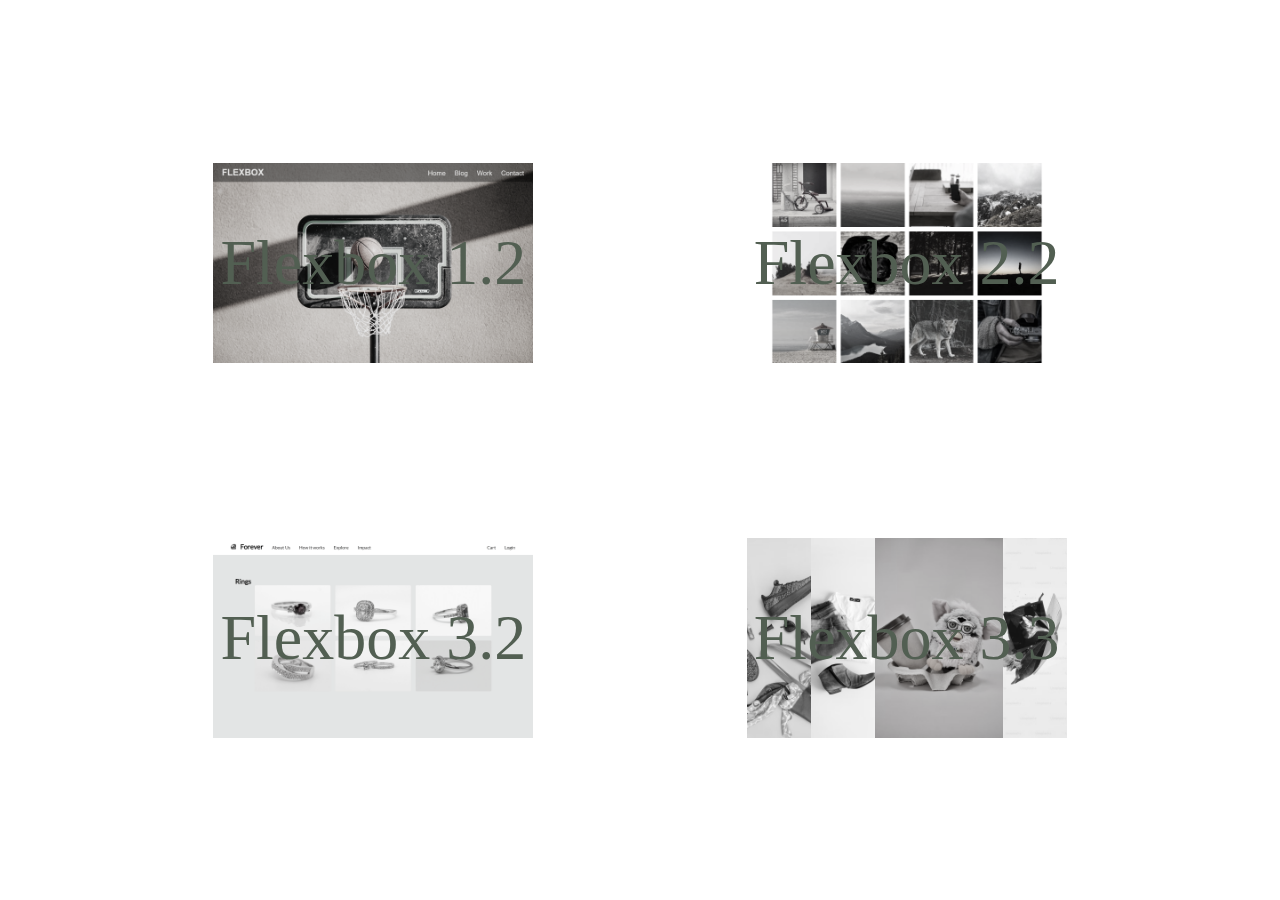
<file: index.html>
<!DOCTYPE html>
<html lang="en">
<head>
    <meta charset="UTF-8">
    <meta http-equiv="X-UA-Compatible" content="IE=edge">
    <meta name="viewport" content="width=device-width, initial-scale=1.0">
    <title>Flexbox</title>
    <link rel="stylesheet" href="./assets/css/style.css">
</head>
<body>
    <main>
        <div>
            <a href="./aufgaben/1_2/index.html">
                <img src="./assets/img/Flexbox_1_2.png" alt="">
                <p>Flexbox 1.2</p>
            </a>
            <a href="./aufgaben/2_1/index.html">
                <img src="./assets/img/Flexbox_2_1.png" alt="">
                <p>Flexbox 2.2</p>
            </a>
        </div>
        <div>
            <a href="./aufgaben/3_2/index.html">
                <img src="./assets/img/Flexbox_3_2.png" alt="">
                <p>Flexbox 3.2</p> 
            </a>
            <a href="./aufgaben/3_3/index.html">
                <img src="./assets/img/Flexbox_3_3.png" alt="">
                <p>Flexbox 3.3</p> 
            </a>
        </div>
    </main>
</body>
</html>
</file>
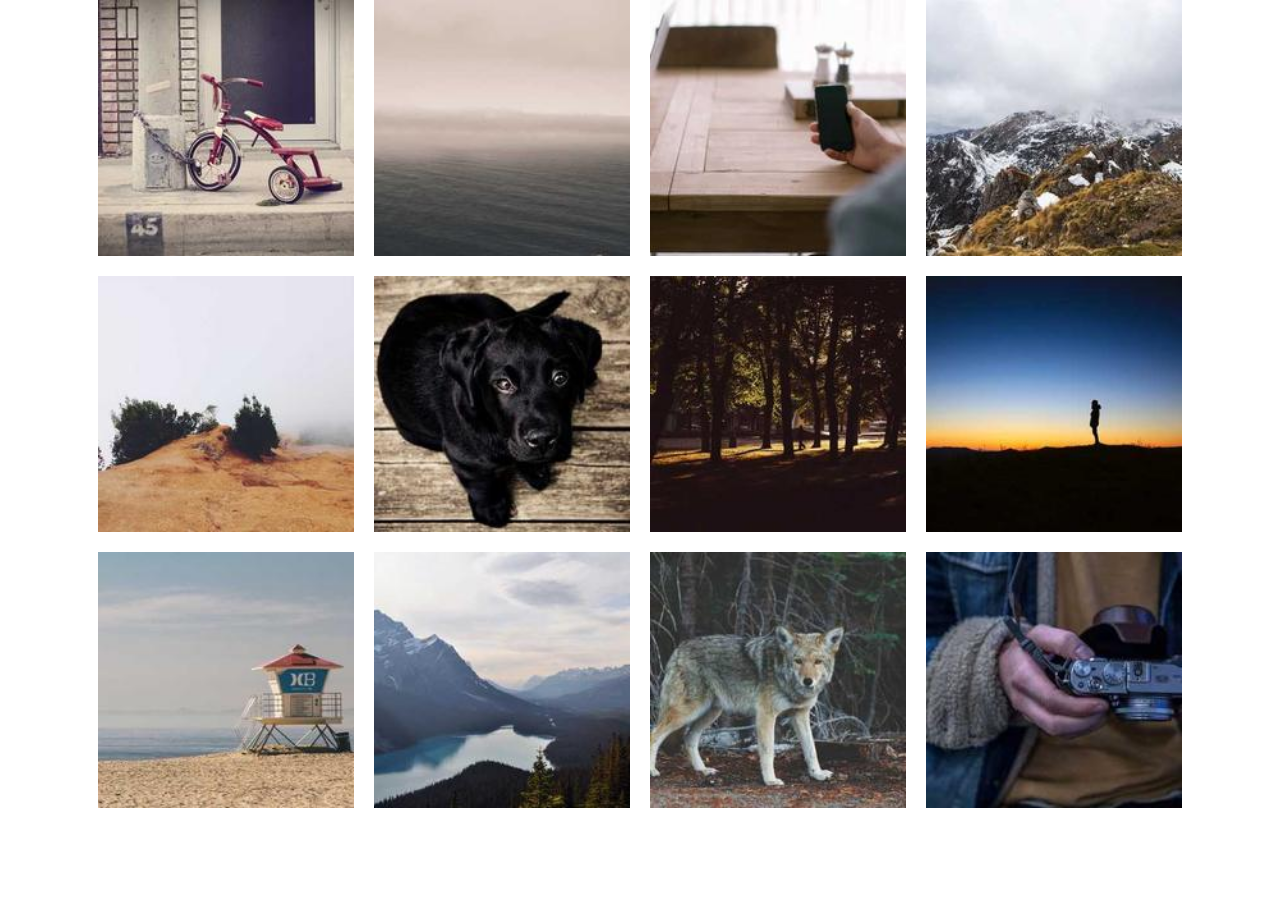
<file: aufgaben/2_1/index.html>
<!DOCTYPE html>
<html lang="en">
<head>
    <meta charset="UTF-8">
    <meta http-equiv="X-UA-Compatible" content="IE=edge">
    <meta name="viewport" content="width=device-width, initial-scale=1.0">
    <title>Flexbox 2.1</title>
    <link rel="stylesheet" href="./assets/css/style.css">
</head>
<body>
    <section>
        <img src="./assets/img/1.jpg" alt="">
        <img src="./assets/img/2.jpg" alt="">
        <img src="./assets/img/3.jpg" alt="">
        <img src="./assets/img/4.jpg" alt="">
        <img src="./assets/img/5.jpg" alt="">
        <img src="./assets/img/6.jpg" alt="">
        <img src="./assets/img/7.jpg" alt="">
        <img src="./assets/img/8.jpg" alt="">
        <img src="./assets/img/9.jpg" alt="">
        <img src="./assets/img/10.jpg" alt="">
        <img src="./assets/img/11.jpg" alt="">
        <img src="./assets/img/12.jpg" alt="">
    </section>
</body>
</html>
</file>
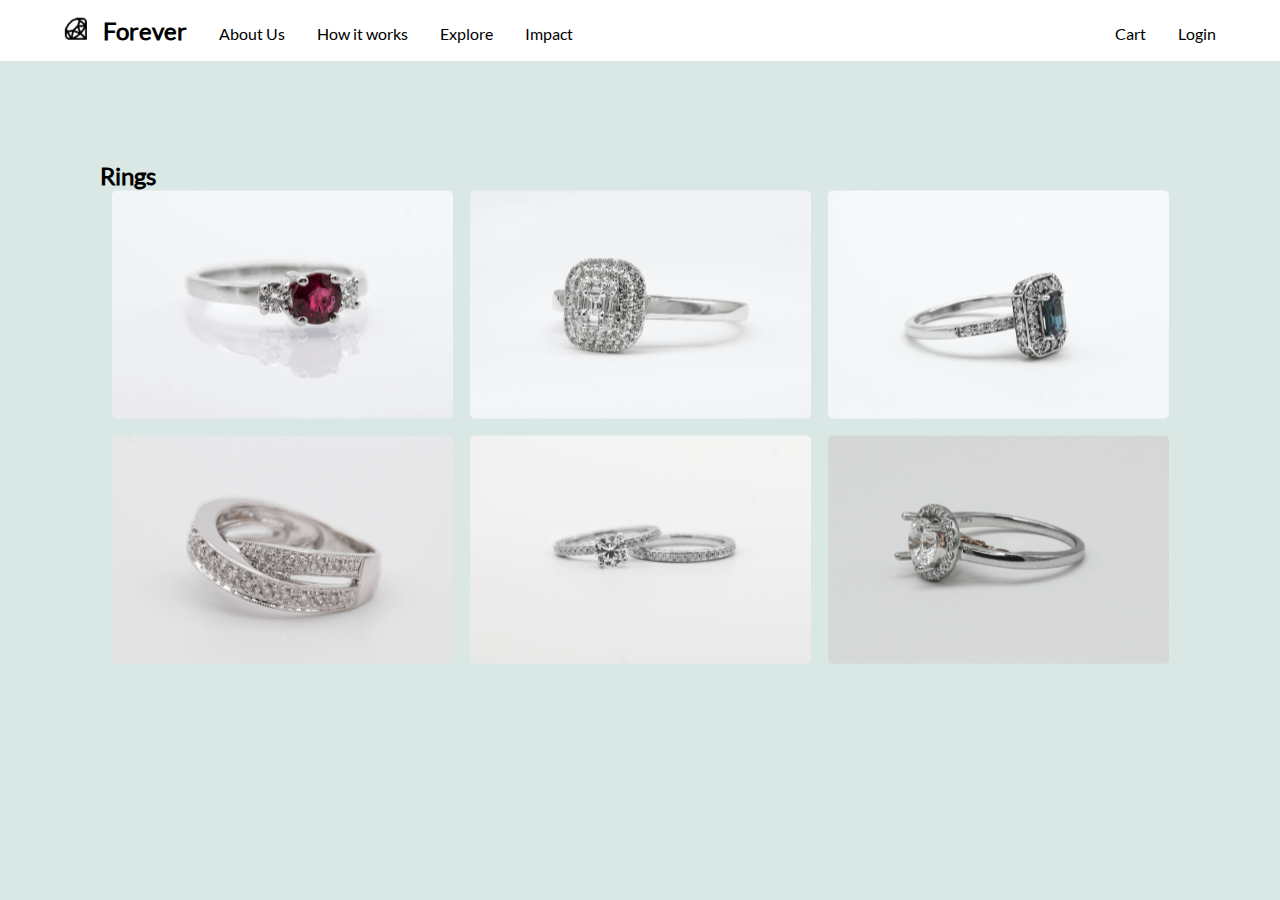
<file: aufgaben/3_2/index.html>
<!DOCTYPE html>
<html lang="en">
<head>
    <meta charset="UTF-8">
    <meta http-equiv="X-UA-Compatible" content="IE=edge">
    <meta name="viewport" content="width=device-width, initial-scale=1.0">
    <title>Flexbox 3.2</title>
    <link rel="stylesheet" href="./assets/css/style.css">
</head>
<body>
    <header>
        <a href="#" class="logo">
            <img src="./assets/img/logo.png.png" alt="">
            <h2>Forever</h2>
        </a>
        <div class="links left">
            <a href="#">About Us</a>
            <a href="#">How it works</a>
            <a href="#">Explore</a>
            <a href="#">Impact</a>

        </div>
        <div class="links right">
            <a href="#">Cart</a>
            <a href="#">Login</a>

        </div>
            </ul>
        </nav>
    </header>
    <main>
        <section class="shop">
            <article class="rings">
                <h1>Rings</h1>
                <div class="gallery">
                    <img src="./assets/img/ring001.png.png" alt="ring001">
                    <img src="./assets/img/ring002.png.png" alt="ring002">
                    <img src="./assets/img/ring003.png.png" alt="ring003">
                    <img src="./assets/img/ring004.png.png" alt="ring004">
                    <img src="./assets/img/ring005.png.png" alt="ring005">
                    <img src="./assets/img/ring006.png.png" alt="ring006">
                </div>
            </article>
        </section>
    </main>
</body>
</html>
</file>
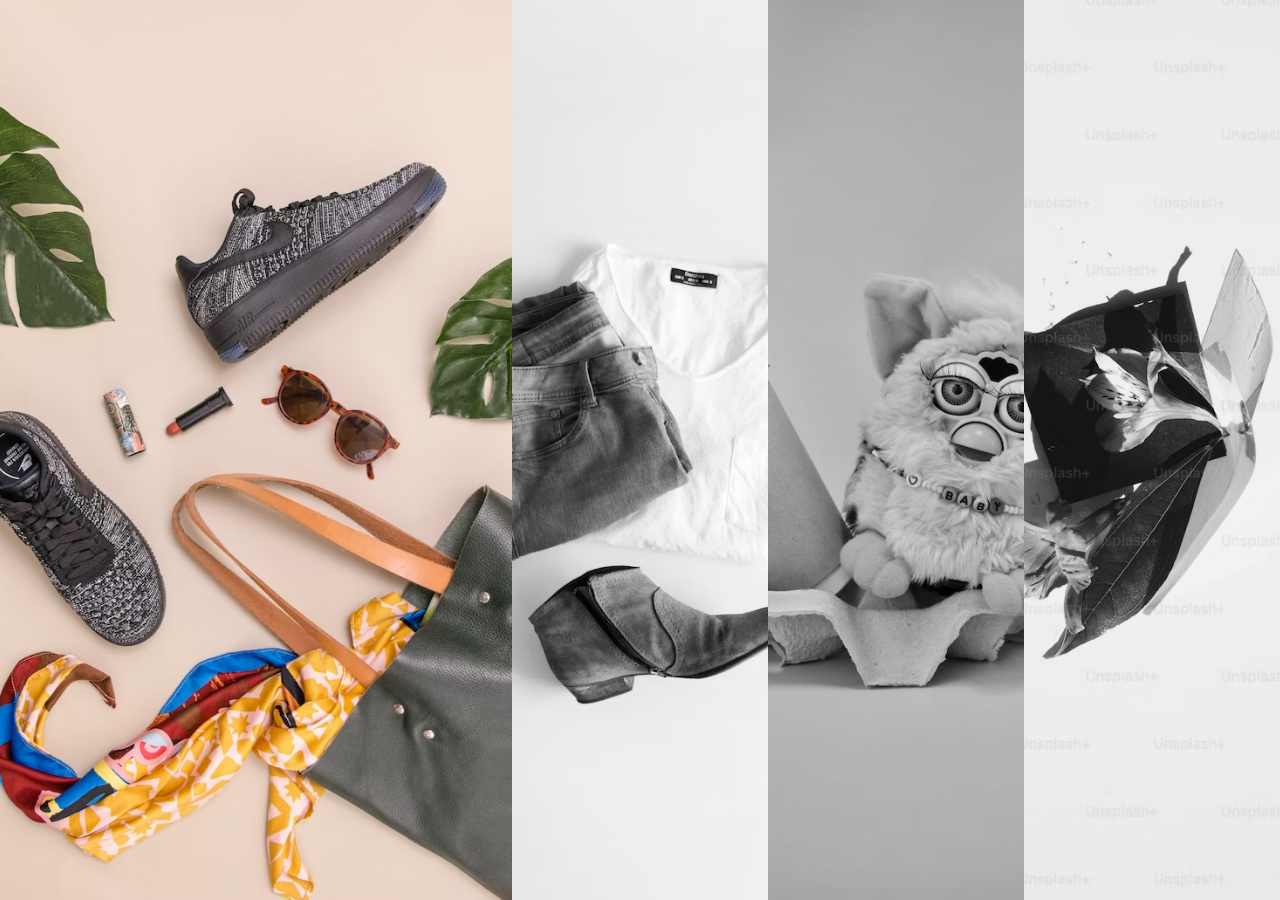
<file: aufgaben/3_3/index.html>
<!DOCTYPE html>
<html lang="en">
<head>
    <meta charset="UTF-8">
    <meta http-equiv="X-UA-Compatible" content="IE=edge">
    <meta name="viewport" content="width=device-width, initial-scale=1.0">
    <title>Flexbox 3.3</title>
    <link rel="stylesheet" href="./assets/css/style.css">
</head>
<body>
    <main>
        <section>
            <div></div>
            <div></div>
            <div></div>
            <div></div>
        </section>
    </main>
</body>
</html>
</file>
<file: assets/css/style.css>
* {
    margin: 0;
    padding: 0;
    box-sizing: border-box;
}

main {
    display: flex;
    height: 100vh;
    justify-content: space-evenly;
    flex-direction: column;
}

div {
    display: flex;
    flex-basis: 25%;
    justify-content: space-evenly;
    align-items: center;
}

a {
    color: green;
    flex-basis: 25%;
    position: relative;
    font-size: 0;
    filter: grayscale(0.9);
    display: flex;
}

a:visited {
    color: green;
}

a:hover {
    flex-grow: 3;
    filter: none;
}

a img {
    width: 100%;
}

a p {
    position: absolute;
    top: 50%;
    left: 50%;
    transform: translate(-50%, -50%);
    font-size: 4rem;
    width: 100%;
    text-align: center;
}
</file>
<file: aufgaben/2_1/assets/css/style.css>
* {
    padding: 0;
    margin: 0;
    box-sizing: border-box;
}

body {
    overflow: hidden;
}

section {
    /* height: 100vh; */
    display: flex;
    flex-wrap: wrap;
    gap: 20px;
    /* align-content: center; */
    justify-content: center;
}

img {
    width: 20%;
}
</file>
<file: aufgaben/3_2/assets/css/style.css>
/* 
use flex-wrap for galery
use margin: auto for last 2 menu points
*/

@font-face {
    font-family: "Lato Regular";
    src: url(../fonts/Lato/Lato-Regular.ttf);
}

:root {
    --background-color: #D9E8E5;
    --default-text: black;
    --grey-text: rgba(0,0,0,.8);
    --font-default: "Lato Regular", sans-serif;
}
/* 
=============================================
General
=============================================
*/
* {
    margin: 0;
    padding: 0;
    box-sizing: border-box;
}

body {
    font-family: var(--font-default);
    background-color: var(--background-color);
}

ul {
    list-style-type: none;
}

a {
    text-decoration: none;
    color: var(--default-text);
}

h1, h2 {
    font-size: 1.5rem;
}

/* 
=============================================
                    Header
=============================================
*/

header {
    padding: 1rem 4rem;
    display: flex;
    align-items: baseline;
    background-color: white;
}

.logo {
    display: flex;
    align-items: baseline;
    margin-right: 2rem;
}

.logo h2 {
    margin-left: 1rem;
}

.links {
    display: flex;
    column-gap: 2rem;
}

.right {
    margin-left: auto;
}

/* 
=============================================
                    Main
=============================================
*/

main {
    padding: 100px;
}

.gallery {
    display: flex;
    flex-wrap: wrap;
    justify-content: center;
    gap: 1rem;
}
</file>
<file: aufgaben/3_3/assets/css/style.css>
* {
    margin: 0;
    padding: 0;
    box-sizing: border-box;
}

section {
    display: flex;
    /* width: 100vw; */
    height: 100vh;
    align-content: stretch;
}

div {
    filter: grayscale(1);
    width: 25%;
    transition: all 300ms ease-in-out;
    flex: 1;
    background-position: center;
    background-size: cover;
    background-repeat: no-repeat;
}

div:hover {
    flex-grow: 2;
    filter: none;
}

section div:nth-of-type(1) {
    background-image: url(../img/1.avif);
}

section div:nth-of-type(2) {
    background-image: url(../img/2.avif);
}

section div:nth-of-type(3) {
    background-image: url(../img/3.avif);
}

section div:nth-of-type(4) {
    background-image: url(../img/4.avif);
}
</file>
